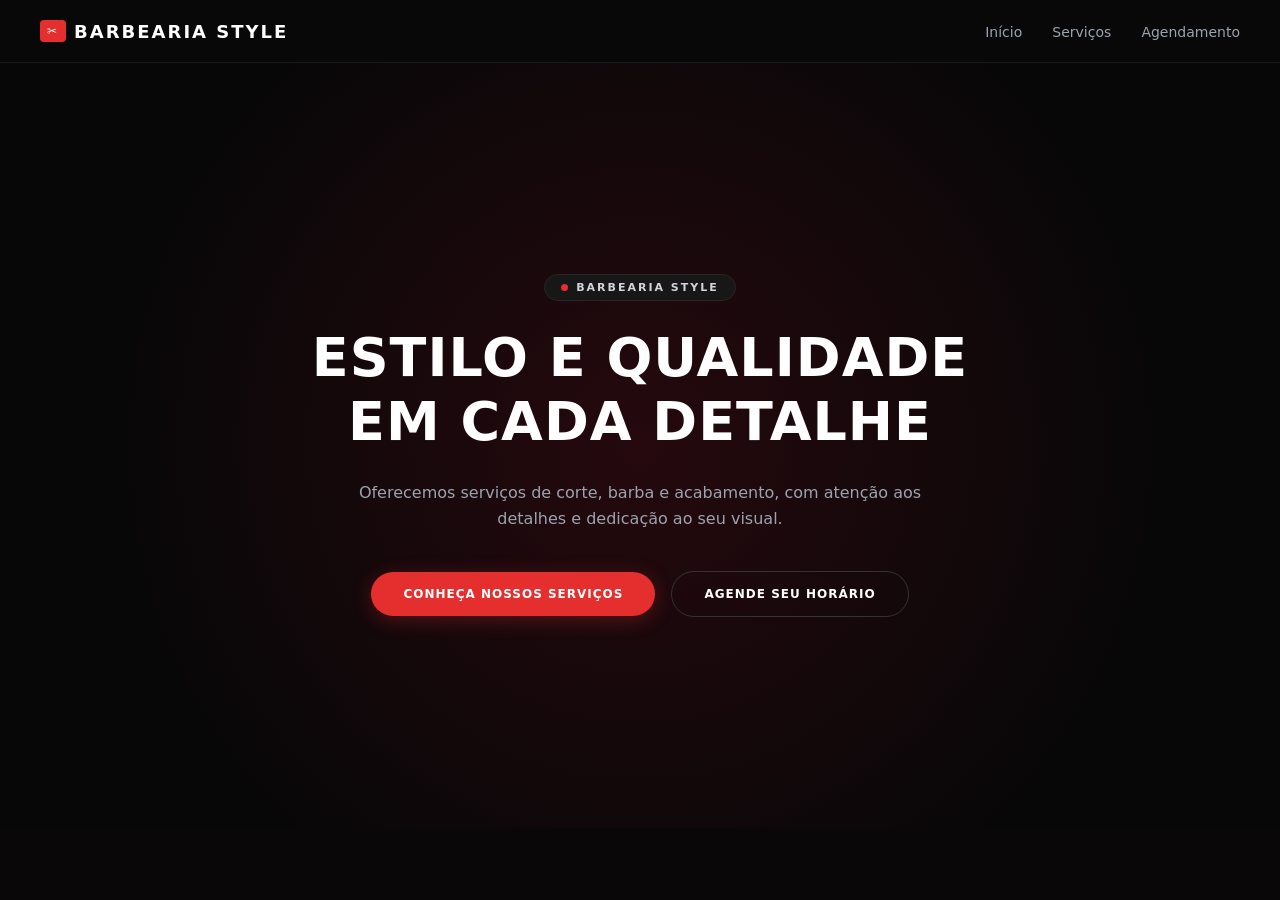
<file: index.html>
<!DOCTYPE html>
<html lang="pt-br">
<head>
    <meta charset="UTF-8">
    <meta name="viewport" content="width=device-width, initial-scale=1.0">
    <title>Barbearia Style</title>
    <link rel="stylesheet" href="style.css">
</head>
<body>

    <header>
        <h1>BARBEARIA STYLE</h1>

        <nav>
            <a href="index.html">Início</a>
            <a href="servicos.html">Serviços</a>
            <a href="agendamento.html">Agendamento</a>
        </nav>
    </header>

    <main class="pagina-inicial">

        <div class="conteudo-inicial">
            <p class="subtitulo">BARBEARIA STYLE</p>

            <h2>ESTILO E QUALIDADE<br>EM CADA DETALHE</h2>

            <p class="descricao-inicial">
                Oferecemos serviços de corte, barba e acabamento,
                com atenção aos detalhes e dedicação ao seu visual.
            </p>

            <div class="botoes-inicial">
                <a href="servicos.html">CONHEÇA NOSSOS SERVIÇOS</a>
                <a href="agendamento.html" class="botao-secundario">
                    AGENDE SEU HORÁRIO
                </a>
            </div>
        </div>

    </main>

</body>
</html>
</file>
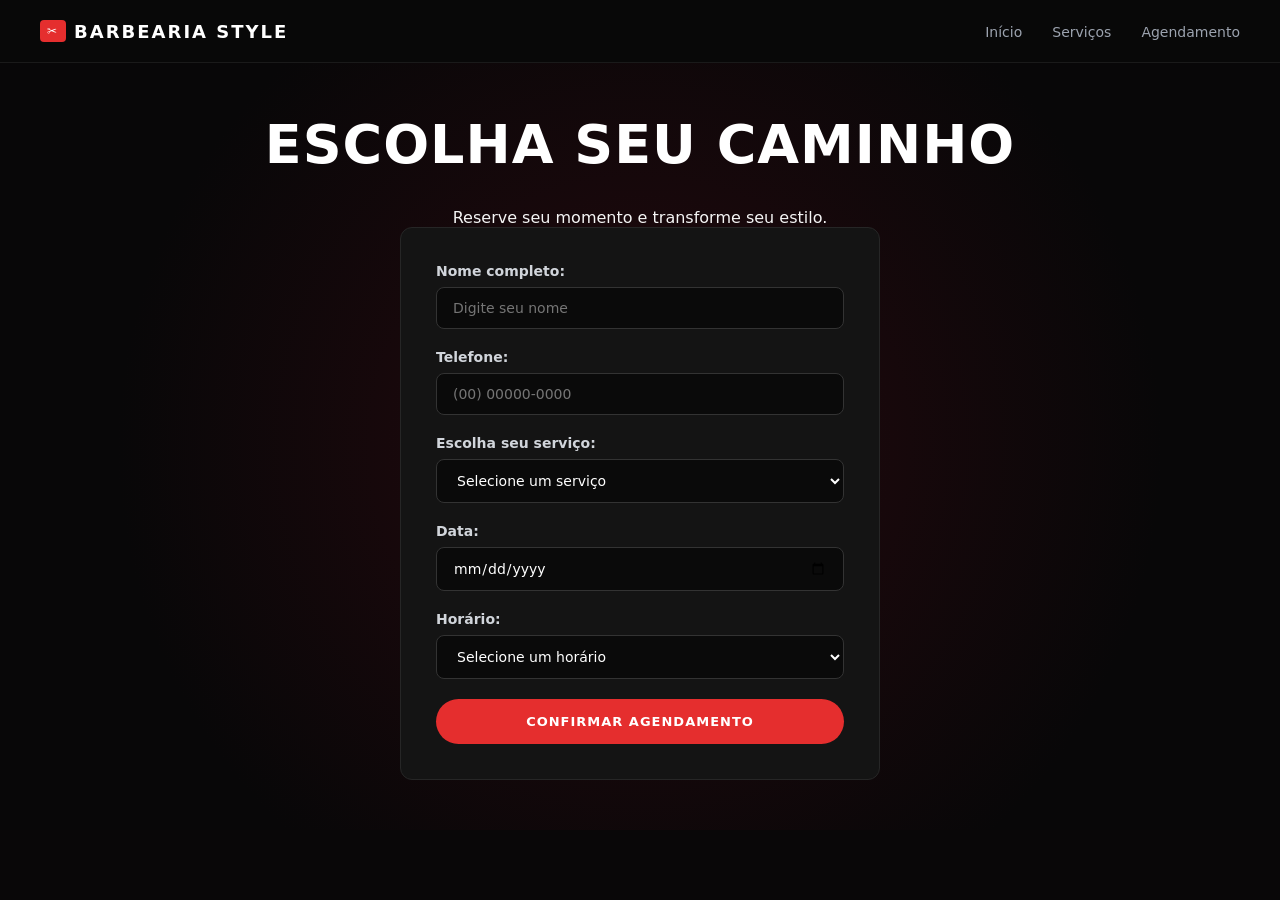
<file: agendamento.html>
<!DOCTYPE html>
<html lang="pt-br">
<head>
    <meta charset="UTF-8">
    <meta name="viewport" content="width=device-width, initial-scale=1.0">
    <title>Agendamento - Barbearia Style</title>
    <link rel="stylesheet" href="style.css">
</head>
<body>

    <header>
        <h1>BARBEARIA STYLE</h1>

        <nav>
            <a href="index.html">Início</a>
            <a href="servicos.html">Serviços</a>
            <a href="agendamento.html">Agendamento</a>
        </nav>
    </header>

    <main class="pagina-agendamento">

        <h2>ESCOLHA SEU CAMINHO</h2>

        <p class="descricao-servicos">
            Reserve seu momento e transforme seu estilo.
        </p>

        <form class="form-agendamento">

            <p>
                <label for="nome">Nome completo:</label>
                <input type="text" id="nome" name="nome"
                    placeholder="Digite seu nome" required>
            </p>

            <p>
                <label for="telefone">Telefone:</label>
                <input type="tel" id="telefone" name="telefone"
                placeholder="(00) 00000-0000"
                pattern="(\([0-9]{2}\)|[0-9]{2}) ?[0-9]{4,5}-?[0-9]{4}"
                title="Digite um telefone válido com DDD"
                required>
  
            </p>

            <p>
                <label for="servico">Escolha seu serviço:</label>
                <select id="servico" name="servico" required>
                    <option value="">Selecione um serviço</option>
                    <option value="Corte Tradicional">Corte Tradicional</option>
                    <option value="Corte e Barba">Corte + Barba</option>
                    <option value="Acabamento">Acabamento</option>
                    <option value="Barba">Barba</option>
                </select>
            </p>

            <p>
                <label for="data">Data:</label>
                <input type="date" id="data" name="data" required>
            </p>

            <p>
                <label for="horario">Horário:</label>
                <select id="horario" name="horario" required>
                    <option value="">Selecione um horário</option>
                    <option>10:00</option>
                    <option>11:00</option>
                    <option>13:00</option>
                    <option>14:00</option>
                    <option>15:00</option>
                    <option>16:00</option>
                    <option>17:00</option>
                </select>
            </p>

            <button type="submit">CONFIRMAR AGENDAMENTO</button>

        </form>

    </main>

</body>
</html>
</file>
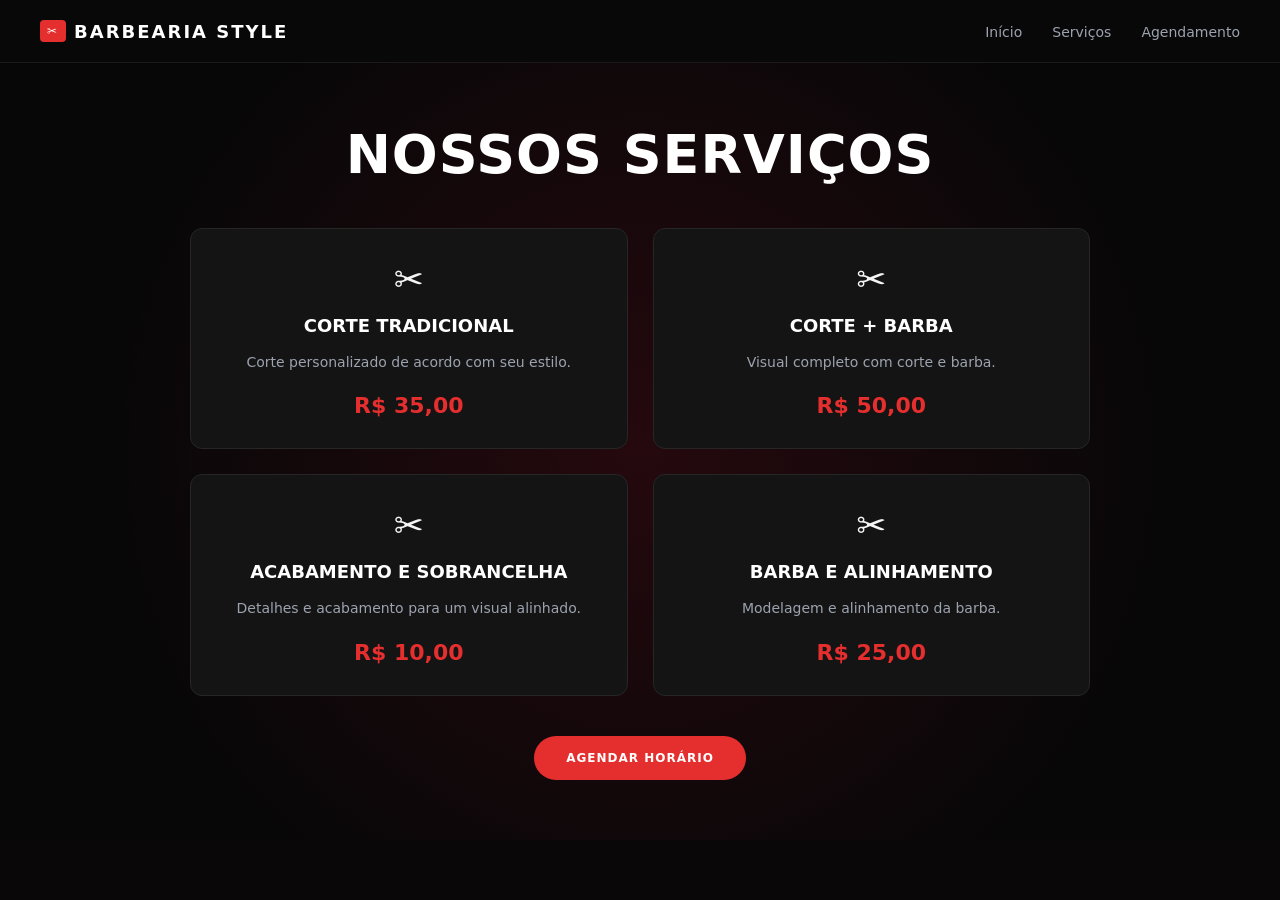
<file: servicos.html>
<!DOCTYPE html>
<html lang="pt-br">
<head>
    <meta charset="UTF-8">
    <meta name="viewport" content="width=device-width, initial-scale=1.0">
    <title>Serviços - Barbearia Style</title>
    <link rel="stylesheet" href="style.css">
</head>
<body>

    <header>
        <h1>BARBEARIA STYLE</h1>

        <nav>
            <a href="index.html">Início</a>
            <a href="servicos.html">Serviços</a>
            <a href="agendamento.html">Agendamento</a>
        </nav>
    </header>

    <main class="pagina-servicos">

        <h2>NOSSOS SERVIÇOS</h2>

        <section class="servicos-container">

            <div class="servico-card agua">
                <span>✂</span>
                <h3>CORTE TRADICIONAL</h3>
                <p>Corte personalizado de acordo com seu estilo.</p>
                <strong>R$ 35,00</strong>
            </div>

            <div class="servico-card chamas">
                <span>✂</span>
                <h3>CORTE + BARBA</h3>
                <p>Visual completo com corte e barba.</p>
                <strong>R$ 50,00</strong>
            </div>

            <div class="servico-card trovao">
                <span>✂</span>
                <h3>ACABAMENTO E SOBRANCELHA</h3>
                <p>Detalhes e acabamento para um visual alinhado.</p>
                <strong>R$ 10,00</strong>
            </div>

            <div class="servico-card nevoa">
                <span>✂</span>
                <h3>BARBA E ALINHAMENTO</h3>
                <p>Modelagem e alinhamento da barba.</p>
                <strong>R$ 25,00</strong>
            </div>

        </section>

        <a href="agendamento.html">AGENDAR HORÁRIO</a>

    </main>

</body>
</html>
</file>
<file: style.css>
* {
    margin: 0;
    padding: 0;
    box-sizing: border-box;
    font-family: system-ui, -apple-system, BlinkMacSystemFont, 'Segoe UI', Roboto, sans-serif;
}

body {
    background: #090708;
    color: #f5f5f5;
}

/* HEADER / BARRA DE NAVEGAÇÃO */
header {
    background: #080808;
    padding: 20px 40px;
    display: flex;
    justify-content: space-between;
    align-items: center;
    border-bottom: 1px solid #1a1a1a;
}

header h1 {
    color: #ffffff;
    font-size: 18px;
    font-weight: 800;
    letter-spacing: 2px;
    display: flex;
    align-items: center;
    gap: 8px;
}

/* Adiciona o quadrado vermelho com ícone de tesoura antes do texto da logo no CSS */
header h1::before {
    content: "✂";
    display: inline-flex;
    align-items: justify;
    justify-content: center;
    background: #e52e2e;
    color: white;
    font-size: 12px;
    padding: 4px 7px;
    border-radius: 4px;
}

nav a {
    color: #9ca3af;
    text-decoration: none;
    margin-left: 25px;
    font-size: 14px;
    font-weight: 500;
    transition: .3s;
}

nav a:hover, nav a.active {
    color: #ffffff;
}

nav a.active {
    border-bottom: 2px solid #e52e2e;
    padding-bottom: 4px;
}

/* CONTAINER PRINCIPAL E BACKGROUND */
main {
    position: relative;
    overflow: hidden;
    background: radial-gradient(circle at center, #25090e 0%, #080708 70%);
}

main h2 {
    color: #ffffff;
    font-size: clamp(32px, 5vw, 54px);
    font-weight: 800;
    line-height: 1.2;
    letter-spacing: 1px;
    margin-bottom: 25px;
}

/* PÁGINA INICIAL */
.pagina-inicial {
    min-height: 85vh;
    padding: 70px 25px;
    display: flex;
    justify-content: center;
    align-items: center;
    text-align: center;
}

.conteudo-inicial {
    width: 100%;
    max-width: 850px;
    margin: auto;
}

/* Estilo de Pílula (Badge) para o Subtítulo igual à 2ª imagem */
.conteudo-inicial .subtitulo {
    display: inline-flex;
    align-items: center;
    gap: 8px;
    background: #171717;
    border: 1px solid #262626;
    color: #d1d5db;
    font-size: 11px;
    font-weight: 700;
    letter-spacing: 2px;
    padding: 6px 16px;
    border-radius: 50px;
    margin-bottom: 25px;
    text-transform: uppercase;
}

.conteudo-inicial .subtitulo::before {
    content: "";
    display: inline-block;
    width: 7px;
    height: 7px;
    background-color: #e52e2e;
    border-radius: 50%;
}

.conteudo-inicial .descricao-inicial {
    max-width: 600px;
    margin: 0 auto 40px;
    color: #9ca3af;
    font-size: 16px;
    line-height: 1.6;
}

/* BOTÕES ARREDONDADOS DA PÁGINA INICIAL */
.botoes-inicial {
    display: flex;
    justify-content: center;
    align-items: center;
    flex-wrap: wrap;
    gap: 16px;
}

.botoes-inicial a {
    display: inline-block;
    padding: 15px 32px;
    background: #e52e2e;
    color: white;
    border-radius: 50px;
    text-decoration: none;
    font-weight: 700;
    letter-spacing: 1px;
    font-size: 12px;
    transition: .3s;
    box-shadow: 0 4px 20px rgba(229, 46, 46, 0.3);
}

.botoes-inicial a:hover {
    background: #c82323;
    transform: translateY(-2px);
}

.botoes-inicial .botao-secundario {
    background: transparent;
    border: 1px solid #333333;
    box-shadow: none;
}

.botoes-inicial .botao-secundario:hover {
    background: transparent;
    border-color: #666666;
}

/* SERVIÇOS */
.pagina-servicos {
    min-height: 85vh;
    padding: 60px 30px;
    display: flex;
    flex-direction: column;
    align-items: center;
    text-align: center;
}

.pagina-servicos h2 {
    margin-bottom: 40px;
}

.servicos-container {
    display: grid;
    grid-template-columns: repeat(2, 1fr);
    gap: 25px;
    width: 100%;
    max-width: 900px;
    margin-bottom: 40px;
}

.servico-card {
    background: #141414;
    border: 1px solid #262626;
    border-radius: 12px;
    padding: 30px 20px;
    transition: .3s;
}

.servico-card:hover {
    transform: translateY(-5px);
    border-color: #e52e2e;
}

.pagina-servicos .servico-card span {
    font-size: 36px;
}

.servico-card h3 {
    color: #ffffff;
    font-size: 18px;
    margin: 15px 0;
}

.servico-card p {
    color: #9ca3af;
    font-size: 14px;
    line-height: 1.6;
}

.servico-card strong {
    display: block;
    color: #e52e2e;
    font-size: 22px;
    margin-top: 20px;
}

.pagina-servicos > a {
    background: #e52e2e;
    color: white;
    padding: 15px 32px;
    border-radius: 50px;
    text-decoration: none;
    font-weight: 700;
    font-size: 12px;
    letter-spacing: 1px;
    transition: .3s;
}

.pagina-servicos > a:hover {
    background: #c82323;
}

/* AGENDAMENTO */
.pagina-agendamento {
    min-height: 85vh;
    padding: 50px 20px;
    display: flex;
    flex-direction: column;
    align-items: center;
    text-align: center;
}

.pagina-agendamento h2 {
    margin-bottom: 30px;
}

.form-agendamento {
    width: 100%;
    max-width: 480px;
    background: #141414;
    padding: 35px;
    border: 1px solid #262626;
    border-radius: 12px;
}

.form-agendamento p {
    margin-bottom: 20px;
    text-align: left;
}

.form-agendamento label {
    display: block;
    color: #d1d5db;
    font-weight: 600;
    margin-bottom: 8px;
    font-size: 14px;
}

.form-agendamento input,
.form-agendamento select {
    width: 100%;
    padding: 12px 16px;
    border: 1px solid #333333;
    border-radius: 8px;
    background: #0a0a0a;
    color: white;
    font-size: 14px;
}

.form-agendamento input:focus,
.form-agendamento select:focus {
    outline: none;
    border-color: #e52e2e;
}

.form-agendamento button {
    width: 100%;
    padding: 15px;
    background: #e52e2e;
    color: white;
    border: none;
    border-radius: 50px;
    font-weight: 700;
    font-size: 13px;
    letter-spacing: 1px;
    cursor: pointer;
    transition: .3s;
}

.form-agendamento button:hover {
    background: #c82323;
}

/* RESPONSIVO */
@media (max-width: 600px) {
    header {
        padding: 20px;
        flex-direction: column;
        gap: 15px;
    }

    nav a {
        margin: 0 10px;
    }

    .botoes-inicial {
        flex-direction: column;
    }

    .botoes-inicial a {
        width: 100%;
    }

    .servicos-container {
        grid-template-columns: 1fr;
    }
}
</file>
